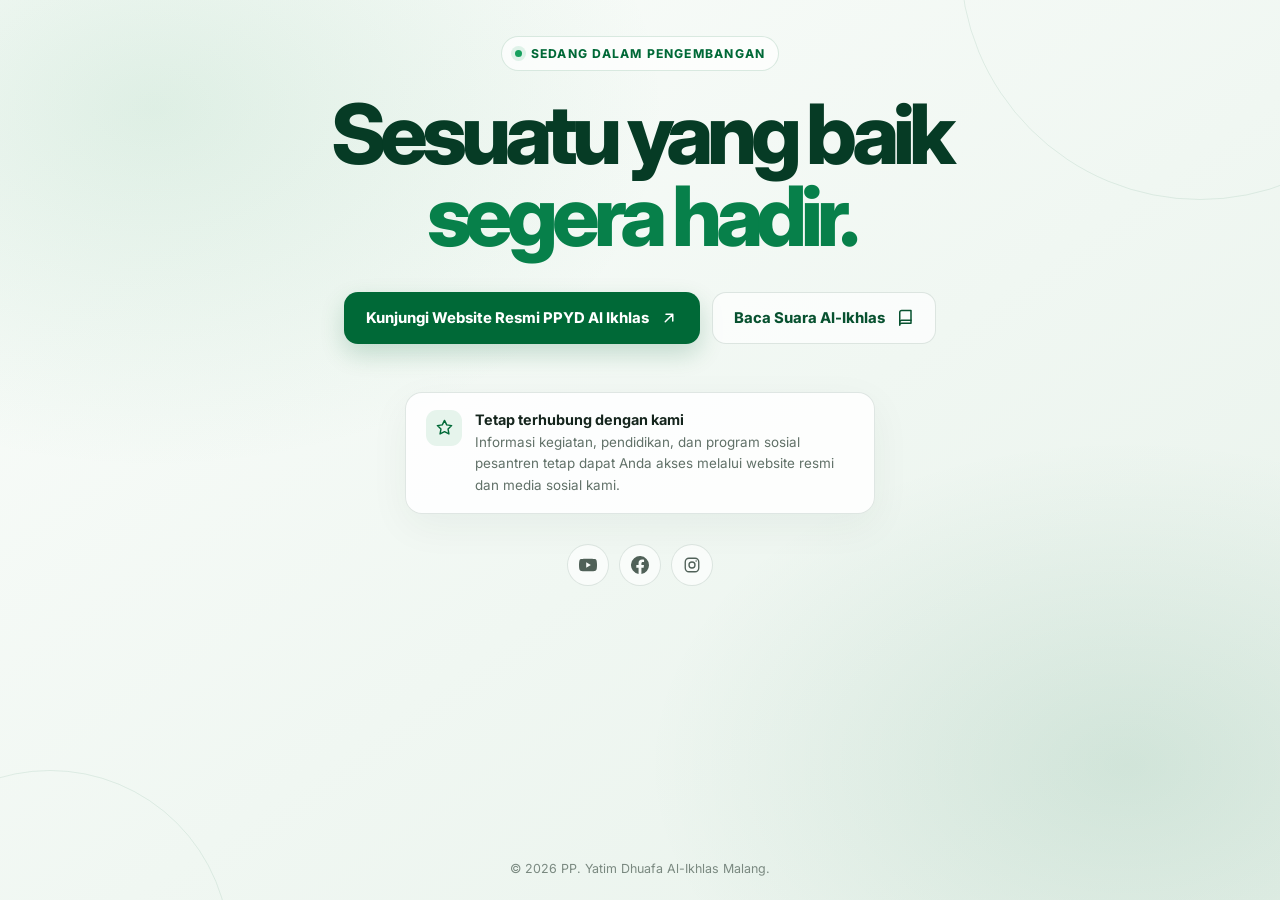
<file: coming-soon/index.html>
<!doctype html>
<html lang="id">

<head>
  <meta charset="utf-8">
  <meta name="viewport" content="width=device-width, initial-scale=1">
  <meta name="theme-color" content="#006937">
  <meta name="description"
    content="Halaman informasi sementara PP. Yatim Dhuafa Al-Ikhlas Malang. Kunjungi website resmi kami untuk informasi pesantren dan program pendidikan.">
  <title>Segera Hadir | PP. Yatim Dhuafa Al-Ikhlas Malang</title>
  <link rel="preconnect" href="https://fonts.googleapis.com">
  <link rel="preconnect" href="https://fonts.gstatic.com" crossorigin>
  <link href="https://fonts.googleapis.com/css2?family=Inter:wght@400;500;600;700;800&display=swap" rel="stylesheet">
  <link rel="stylesheet" href="./css/style.css">
  <script src="./js/script.js" defer></script>
</head>

<body>
  <main class="page-shell">
    <span class="ambient ambient-one" aria-hidden="true"></span>
    <span class="ambient ambient-two" aria-hidden="true"></span>

    <section class="content" aria-labelledby="page-title">
      <p class="eyebrow"><span class="status-dot" aria-hidden="true"></span> Sedang dalam pengembangan</p>
      <h1 id="page-title">Sesuatu yang baik<br><span>segera hadir.</span></h1>
      <!-- <p class="lead">Kami sedang menyiapkan pengalaman baru untuk Anda. Terima kasih atas kesabaran dan dukungan Anda untuk PP. Yatim Dhuafa Al-Ikhlas Malang.</p> -->

      <div class="actions">
        <a class="button button-primary" href="https://ppydalikhlas.org/">
          Kunjungi Website Resmi PPYD Al Ikhlas
          <svg viewBox="0 0 24 24" fill="none" stroke="currentColor" stroke-width="2" aria-hidden="true">
            <path d="M7 17 17 7M8 7h9v9" stroke-linecap="round" stroke-linejoin="round" />
          </svg>
        </a>
        <a class="button button-secondary" href="https://ppydalikhlas.org/suara-alikhlas/">
          Baca Suara Al-Ikhlas
          <svg viewBox="0 0 24 24" fill="none" stroke="currentColor" stroke-width="2" aria-hidden="true">
            <path d="M5 4.5A2.5 2.5 0 0 1 7.5 2H20v17H7.5A2.5 2.5 0 0 0 5 21.5v-17Z" stroke-linecap="round"
              stroke-linejoin="round" />
            <path d="M5 17.5A2.5 2.5 0 0 1 7.5 15H20" stroke-linecap="round" stroke-linejoin="round" />
          </svg>
        </a>
      </div>

      <aside class="note">
        <span class="note-icon" aria-hidden="true">
          <svg viewBox="0 0 24 24" fill="none" stroke="currentColor" stroke-width="1.8">
            <path d="M12 3 14.8 8.7 21 9.6l-4.5 4.4 1.1 6.2-5.6-3-5.6 3 1.1-6.2L3 9.6l6.2-.9L12 3Z"
              stroke-linecap="round" stroke-linejoin="round" />
          </svg>
        </span>
        <div>
          <strong>Tetap terhubung dengan kami</strong>
          <p>Informasi kegiatan, pendidikan, dan program sosial pesantren tetap dapat Anda akses melalui website resmi
            dan media sosial kami.</p>
        </div>
      </aside>

      <nav class="socials" aria-label="Media sosial resmi">
        <a class="social-link" href="https://www.youtube.com/@pondokpesantrenyatimdhuafa/" target="_blank"
          rel="noopener noreferrer" aria-label="YouTube PPYD Al-Ikhlas">
          <svg viewBox="0 0 24 24" fill="currentColor" aria-hidden="true">
            <path
              d="M23.5 6.2a3 3 0 0 0-2.1-2.1C19.5 3.6 12 3.6 12 3.6s-7.5 0-9.4.5A3 3 0 0 0 .5 6.2 31 31 0 0 0 0 12a31 31 0 0 0 .5 5.8 3 3 0 0 0 2.1 2.1c1.9.5 9.4.5 9.4.5s7.5 0 9.4-.5a3 3 0 0 0 2.1-2.1A31 31 0 0 0 24 12a31 31 0 0 0-.5-5.8ZM9.6 15.6V8.4L15.8 12l-6.2 3.6Z" />
          </svg>
        </a>
        <a class="social-link" href="https://www.facebook.com/ponpesalikhlas.yatimdhuafa/" target="_blank"
          rel="noopener noreferrer" aria-label="Facebook PPYD Al-Ikhlas">
          <svg viewBox="0 0 24 24" fill="currentColor" aria-hidden="true">
            <path
              d="M24 12.1A12 12 0 1 0 10.1 24v-8.4H7.1v-3.5h3V9.4c0-3 1.8-4.7 4.6-4.7 1.3 0 2.7.2 2.7.2v3h-1.5c-1.5 0-2 .9-2 1.9v2.3h3.4l-.5 3.5h-2.9V24A12 12 0 0 0 24 12.1Z" />
          </svg>
        </a>
        <a class="social-link" href="https://www.instagram.com/yatim.dhuafa.al_ikhlas/" target="_blank"
          rel="noopener noreferrer" aria-label="Instagram PPYD Al-Ikhlas">
          <svg viewBox="0 0 24 24" fill="none" stroke="currentColor" stroke-width="1.8" aria-hidden="true">
            <rect x="3" y="3" width="18" height="18" rx="5" />
            <circle cx="12" cy="12" r="4" />
            <circle cx="17.5" cy="6.8" r="1" fill="currentColor" stroke="none" />
          </svg>
        </a>
      </nav>
    </section>

    <footer>© <span data-current-year>2026</span> PP. Yatim Dhuafa Al-Ikhlas Malang.
    </footer>
  </main>
</body>

</html>
</file>
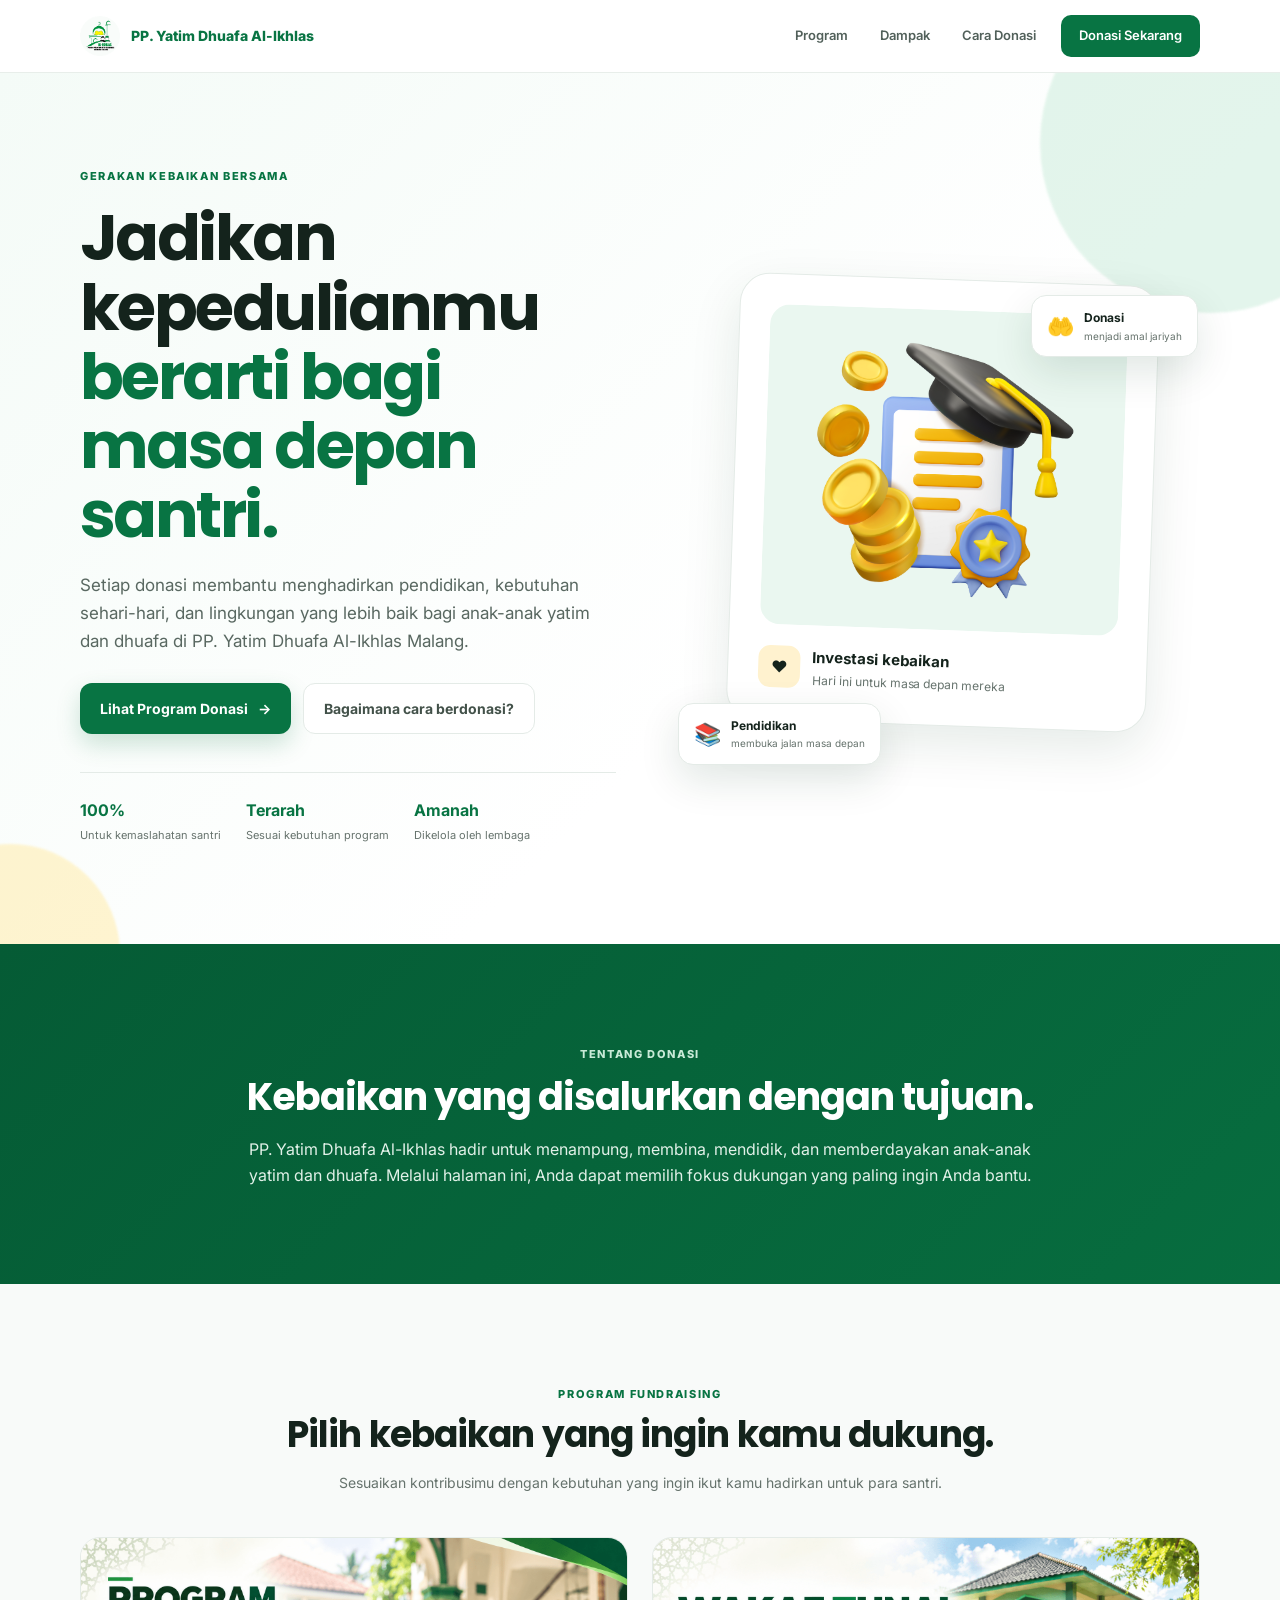
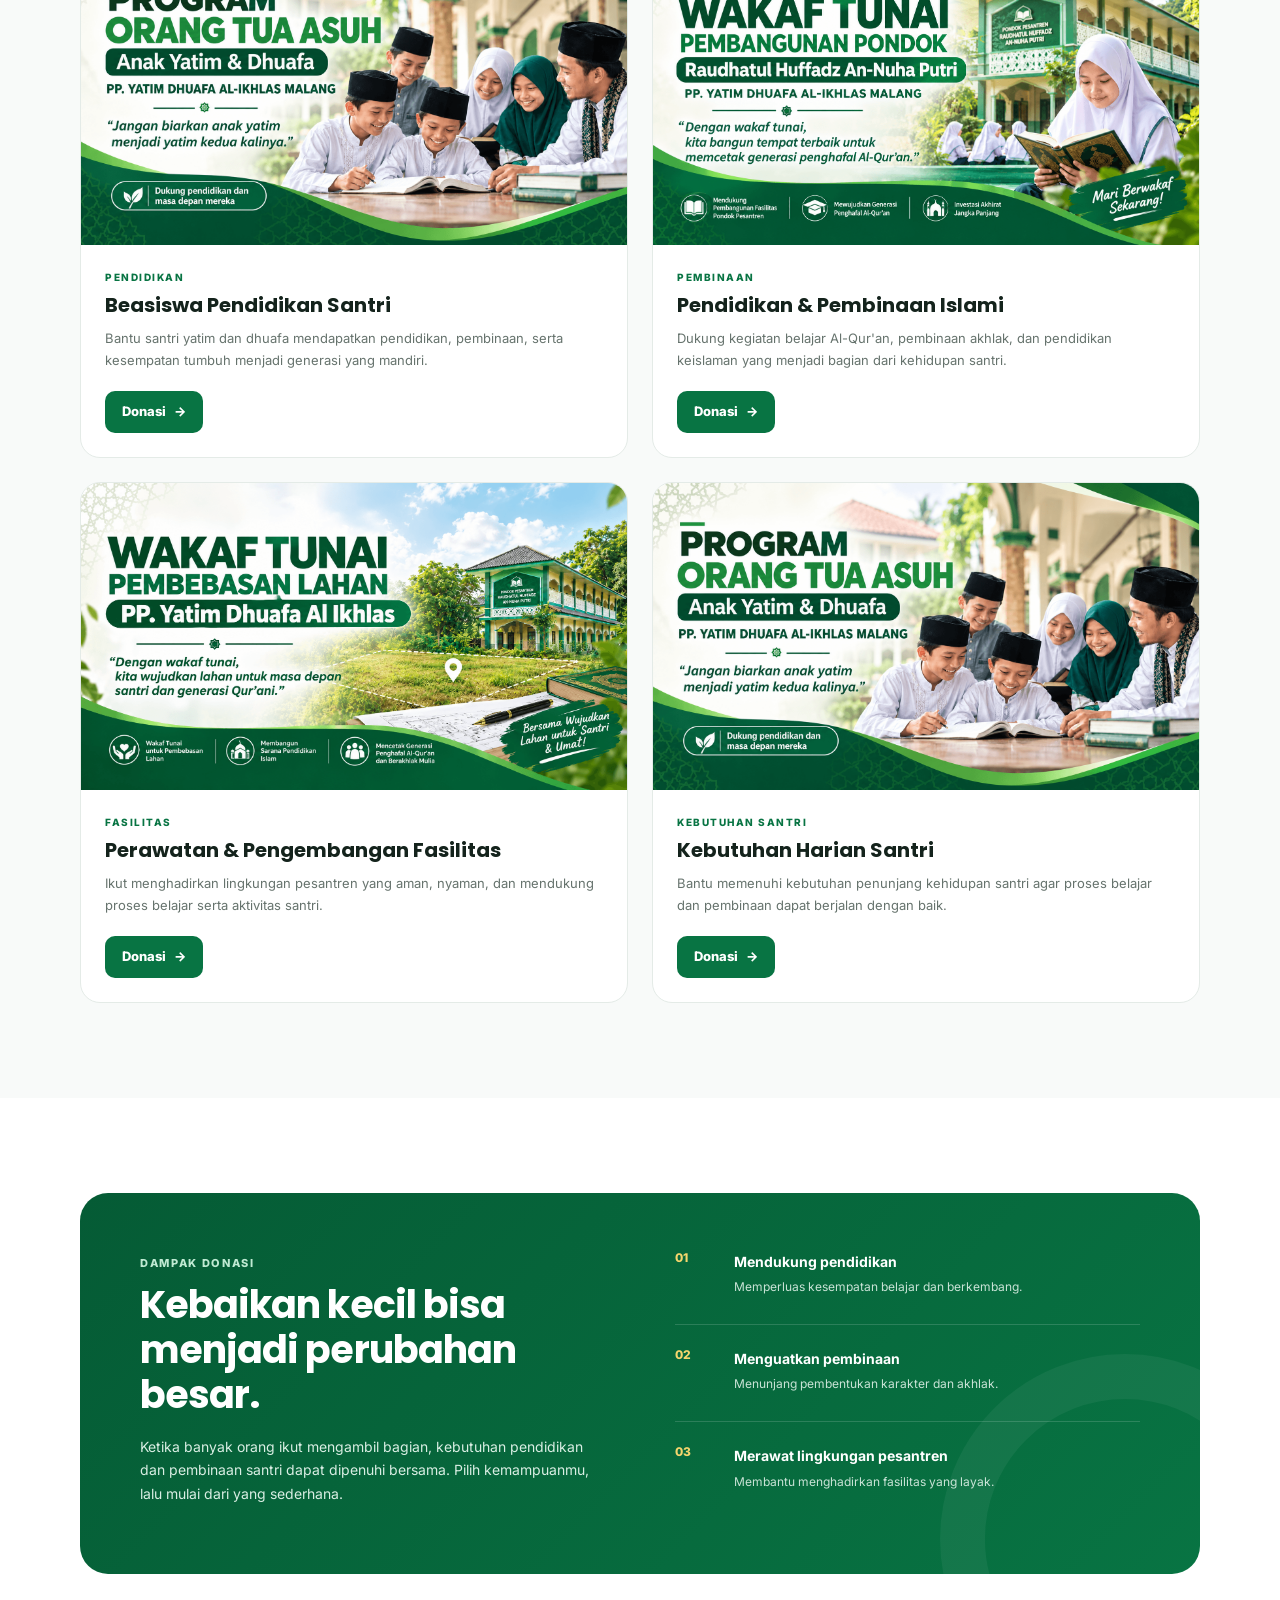
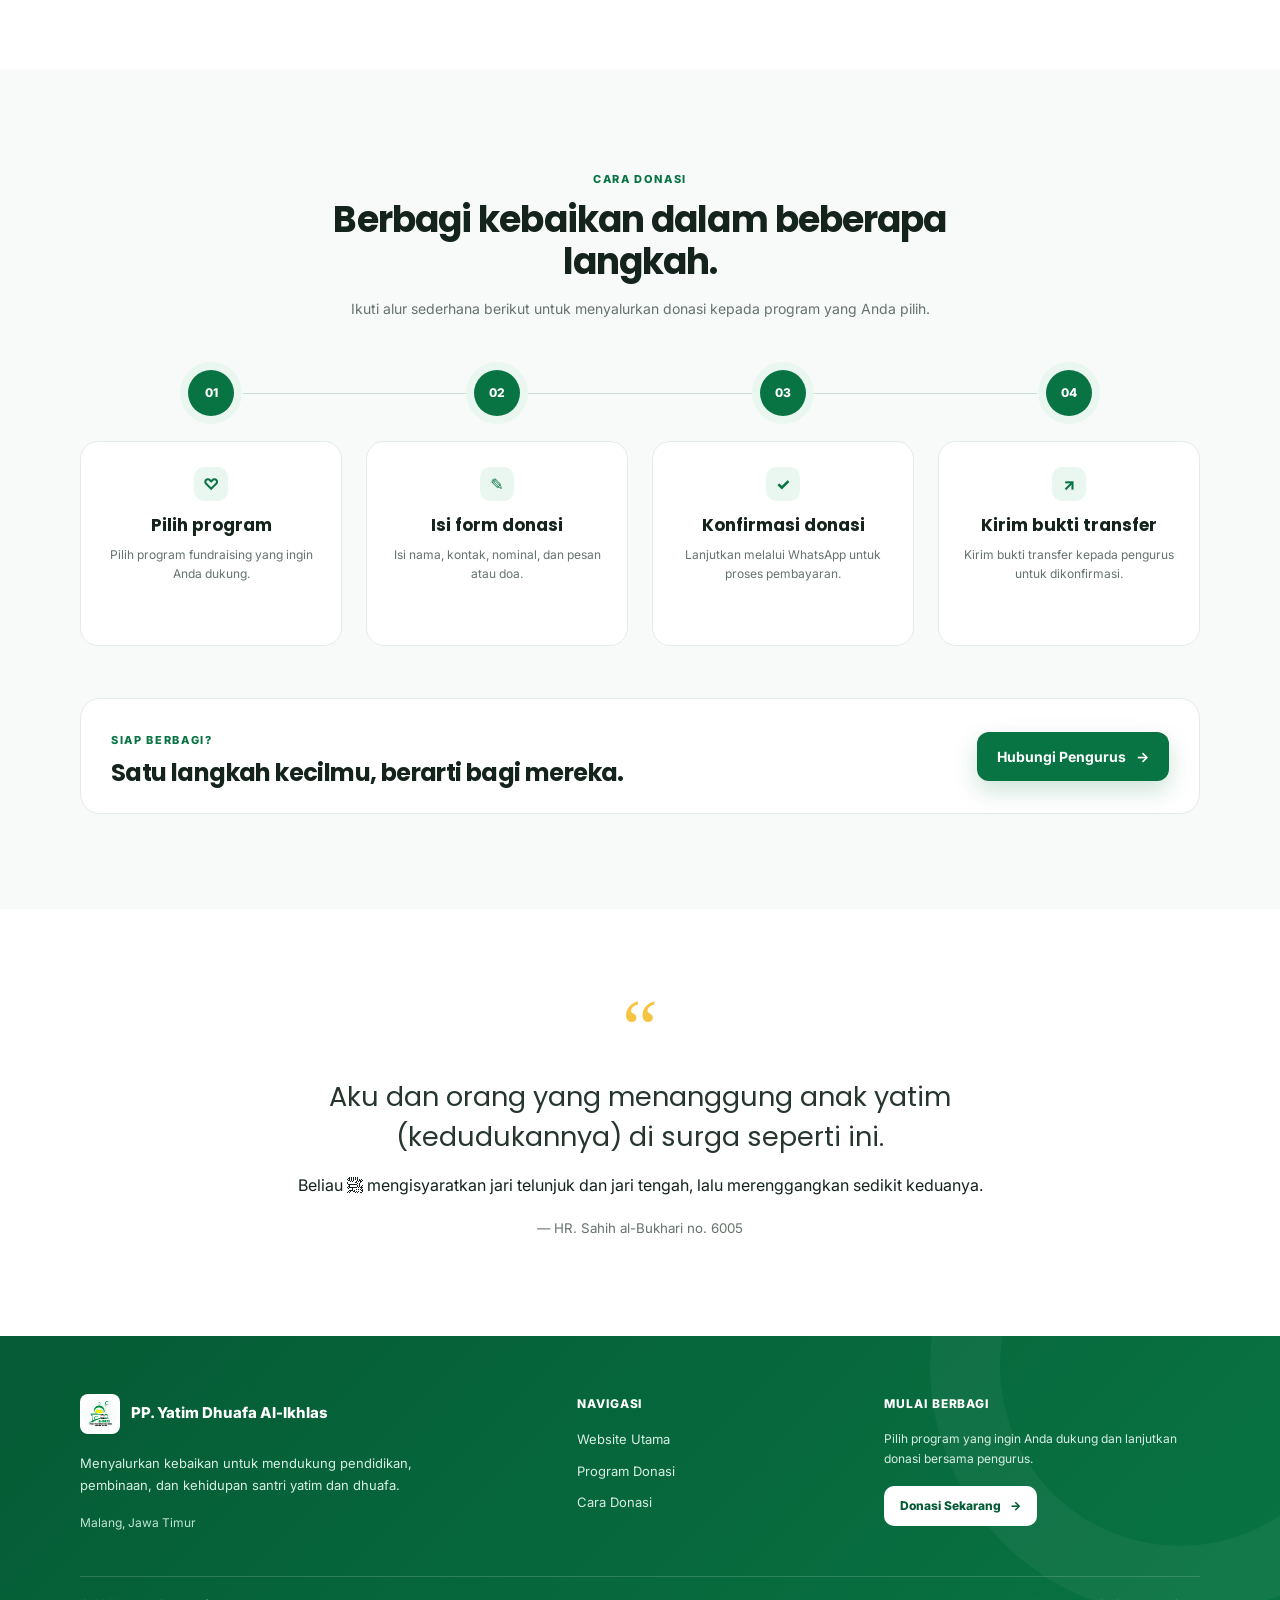
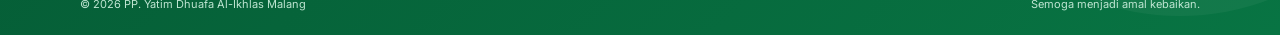
<file: donasi/index.html>
<!DOCTYPE html>
<html lang="id">

<head>
    <meta charset="UTF-8">
    <meta name="viewport" content="width=device-width, initial-scale=1.0">
    <title>Donasi & Fundraising | PP. Yatim Dhuafa Al-Ikhlas Malang</title>
    <meta name="description"
        content="Dukung program pendidikan, kebutuhan santri, dan pengembangan PP. Yatim Dhuafa Al-Ikhlas Malang melalui donasi terbaik Anda.">
    <meta name="theme-color" content="#087443">
    <link rel="icon" href="../assets-website-utama/assets/img/icon_logo_website.png">
    <link rel="preconnect" href="https://fonts.googleapis.com">
    <link rel="preconnect" href="https://fonts.gstatic.com" crossorigin>
    <link
        href="https://fonts.googleapis.com/css2?family=Inter:wght@400;500;600;700;800&family=Poppins:wght@600;700;800&display=swap"
        rel="stylesheet">
    <link rel="stylesheet" href="./css/style.css">
</head>

<body>
    <header class="site-header" id="top">
        <div class="container nav-wrap">
            <a class="brand" href="../" aria-label="Kembali ke website utama"><img
                    src="../assets-website-utama/assets/img/icon_logo_website.png"
                    alt="Logo PP. Yatim Dhuafa Al-Ikhlas"><span>PP. Yatim Dhuafa Al-Ikhlas</span></a>
            <nav class="nav-links" aria-label="Navigasi donasi"><a href="#program">Program</a><a
                    href="#dampak">Dampak</a><a href="#cara-donasi">Cara Donasi</a><a class="nav-cta"
                    href="#program">Donasi Sekarang</a></nav>
            <button class="menu-toggle" type="button" aria-label="Buka menu" aria-expanded="false"
                aria-controls="mobileNav"><span></span><span></span><span></span></button>
        </div>
        <div class="mobile-nav" id="mobileNav"><a href="#program">Program</a><a href="#dampak">Dampak</a><a
                href="#cara-donasi">Cara Donasi</a><a class="nav-cta" href="#program">Donasi Sekarang</a></div>
    </header>

    <main>
        <section class="hero">
            <div class="hero-glow hero-glow-one"></div>
            <div class="hero-glow hero-glow-two"></div>
            <div class="container hero-grid">
                <div class="hero-copy reveal">
                    <span class="eyebrow">GERAKAN KEBAIKAN BERSAMA</span>
                    <h1>Jadikan kepedulianmu <span>berarti bagi masa depan santri.</span></h1>
                    <p class="hero-text">Setiap donasi membantu menghadirkan pendidikan, kebutuhan sehari-hari, dan
                        lingkungan yang lebih baik bagi anak-anak yatim dan dhuafa di PP. Yatim Dhuafa Al-Ikhlas Malang.
                    </p>
                    <div class="hero-actions"><a class="btn btn-primary" href="#program">Lihat Program Donasi
                            <span>→</span></a><a class="btn btn-ghost" href="#cara-donasi">Bagaimana cara berdonasi?</a>
                    </div>
                    <div class="trust-row">
                        <div><strong>100%</strong><span>Untuk kemaslahatan santri</span></div>
                        <div><strong>Terarah</strong><span>Sesuai kebutuhan program</span></div>
                        <div><strong>Amanah</strong><span>Dikelola oleh lembaga</span></div>
                    </div>
                </div>
                <div class="hero-visual reveal">
                    <div class="visual-card"><img src="../assets-website-utama/assets/img/beasiswa-education.png"
                            alt="Ilustrasi pendidikan santri" loading="eager">
                        <div class="visual-caption"><span class="caption-icon">❤</span>
                            <div><strong>Investasi kebaikan</strong><small>Hari ini untuk masa depan mereka</small>
                            </div>
                        </div>
                    </div>
                    <div class="floating-card floating-card-top"><span>🤲</span>
                        <div><b>Donasi</b><small>menjadi amal jariyah</small></div>
                    </div>
                    <div class="floating-card floating-card-bottom"><span>📚</span>
                        <div><b>Pendidikan</b><small>membuka jalan masa depan</small></div>
                    </div>
                </div>
            </div>
        </section>

        <section class="intro intro-video section-pad"><video class="intro-background-video" autoplay muted loop
                playsinline preload="metadata" aria-hidden="true">
                <source src="../assets-website-utama/assets/video/hero-background.mp4" type="video/mp4">
            </video>
            <div class="intro-video-overlay" aria-hidden="true"></div>
            <div class="container narrow reveal"><span class="section-label">TENTANG DONASI</span>
                <h2>Kebaikan yang disalurkan dengan tujuan.</h2>
                <p>PP. Yatim Dhuafa Al-Ikhlas hadir untuk menampung, membina, mendidik, dan memberdayakan anak-anak
                    yatim dan dhuafa. Melalui halaman ini, Anda dapat memilih fokus dukungan yang paling ingin Anda
                    bantu.</p>
            </div>
        </section>

        <section class="programs section-pad" id="program">
            <div class="container">
                <div class="section-heading reveal">
                    <div><span class="section-label">PROGRAM FUNDRAISING</span>
                        <h2>Pilih kebaikan yang ingin kamu dukung.</h2>
                    </div>
                    <p>Sesuaikan kontribusimu dengan kebutuhan yang ingin ikut kamu hadirkan untuk para santri.</p>
                </div>
                <div class="program-grid">
                    <article class="program-card reveal">
                        <div class="program-image"><img src="./assets/img/PPYD Al-Ikhlas Malang_Donasi_Program Orang Tua Asuh.png"
                                alt="Pendidikan Islami santri" loading="lazy"></div>
                        <div class="program-body"><span class="program-type">PENDIDIKAN</span>
                            <h3>Beasiswa Pendidikan Santri</h3>
                            <p>Bantu santri yatim dan dhuafa mendapatkan pendidikan, pembinaan, serta kesempatan tumbuh
                                menjadi generasi yang mandiri.</p><button class="program-donate" type="button"
                                data-program="Beasiswa Pendidikan Santri">Donasi <span>→</span></button>
                        </div>
                    </article>
                    <article class="program-card reveal">
                        <div class="program-image"><img src="./assets/img/PPYD Al-Ikhlas Malang_Donasi_Program Wakaf Tunai Pembangunan Pondok.png"
                                alt="Pendidikan Islami santri" loading="lazy"></div>
                        <div class="program-body"><span class="program-type">PEMBINAAN</span>
                            <h3>Pendidikan & Pembinaan Islami</h3>
                            <p>Dukung kegiatan belajar Al-Qur'an, pembinaan akhlak, dan pendidikan keislaman yang
                                menjadi bagian dari kehidupan santri.</p><button class="program-donate" type="button"
                                data-program="Pendidikan & Pembinaan Islami">Donasi <span>→</span></button>
                        </div>
                    </article>
                    <article class="program-card reveal">
                        <div class="program-image"><img src="./assets/img/PPYD Al-Ikhlas Malang_Donasi_Program Wakaf Tunai Pembebasan Lahan Pondok.png"
                                alt="Fasilitas pesantren" loading="lazy"></div>
                        <div class="program-body"><span class="program-type">FASILITAS</span>
                            <h3>Perawatan & Pengembangan Fasilitas</h3>
                            <p>Ikut menghadirkan lingkungan pesantren yang aman, nyaman, dan mendukung proses belajar
                                serta aktivitas santri.</p><button class="program-donate" type="button"
                                data-program="Perawatan & Pengembangan Fasilitas">Donasi <span>→</span></button>
                        </div>
                    </article>
                    <article class="program-card reveal">
                        <div class="program-image"><img src="./assets/img/PPYD Al-Ikhlas Malang_Donasi_Program Orang Tua Asuh.png"
                                alt="Kebutuhan pendidikan santri" loading="lazy"></div>
                        <div class="program-body"><span class="program-type">KEBUTUHAN SANTRI</span>
                            <h3>Kebutuhan Harian Santri</h3>
                            <p>Bantu memenuhi kebutuhan penunjang kehidupan santri agar proses belajar dan pembinaan
                                dapat berjalan dengan baik.</p><button class="program-donate" type="button"
                                data-program="Kebutuhan Harian Santri">Donasi <span>→</span></button>
                        </div>
                    </article>
                </div>
            </div>
        </section>

        <section class="impact section-pad" id="dampak">
            <div class="container">
                <div class="impact-box reveal">
                    <div class="impact-copy"><span class="section-label light">DAMPAK DONASI</span>
                        <h2>Kebaikan kecil bisa menjadi perubahan besar.</h2>
                        <p>Ketika banyak orang ikut mengambil bagian, kebutuhan pendidikan dan pembinaan santri dapat
                            dipenuhi bersama. Pilih kemampuanmu, lalu mulai dari yang sederhana.</p>
                    </div>
                    <div class="impact-points">
                        <div><span>01</span>
                            <div><b>Mendukung pendidikan</b>
                                <p>Memperluas kesempatan belajar dan berkembang.</p>
                            </div>
                        </div>
                        <div><span>02</span>
                            <div><b>Menguatkan pembinaan</b>
                                <p>Menunjang pembentukan karakter dan akhlak.</p>
                            </div>
                        </div>
                        <div><span>03</span>
                            <div><b>Merawat lingkungan pesantren</b>
                                <p>Membantu menghadirkan fasilitas yang layak.</p>
                            </div>
                        </div>
                    </div>
                </div>
            </div>
        </section>

    <section class="how section-pad" id="cara-donasi">
      <div class="container">
        <div class="section-heading centered reveal"><div><span class="section-label">CARA DONASI</span><h2>Berbagi kebaikan dalam beberapa langkah.</h2></div><p>Ikuti alur sederhana berikut untuk menyalurkan donasi kepada program yang Anda pilih.</p></div>
        <div class="donation-flow">
          <div class="flow-step reveal"><div class="flow-number">01</div><div class="flow-line"></div><div class="flow-card"><span class="flow-icon">♡</span><h3>Pilih program</h3><p>Pilih program fundraising yang ingin Anda dukung.</p></div></div>
          <div class="flow-step reveal"><div class="flow-number">02</div><div class="flow-line"></div><div class="flow-card"><span class="flow-icon">✎</span><h3>Isi form donasi</h3><p>Isi nama, kontak, nominal, dan pesan atau doa.</p></div></div>
          <div class="flow-step reveal"><div class="flow-number">03</div><div class="flow-line"></div><div class="flow-card"><span class="flow-icon">✓</span><h3>Konfirmasi donasi</h3><p>Lanjutkan melalui WhatsApp untuk proses pembayaran.</p></div></div>
          <div class="flow-step reveal"><div class="flow-number">04</div><div class="flow-card"><span class="flow-icon">↗</span><h3>Kirim bukti transfer</h3><p>Kirim bukti transfer kepada pengurus untuk dikonfirmasi.</p></div></div>
        </div>
        <div class="contact-cta reveal"><div><span class="section-label">SIAP BERBAGI?</span><h3>Satu langkah kecilmu, berarti bagi mereka.</h3></div><a class="btn btn-primary" href="../#kontak">Hubungi Pengurus <span>→</span></a></div>
      </div>
    </section>

        <section class="quote section-pad" aria-label="Dalil keutamaan menyantuni anak yatim">
            <div class="container quote-inner reveal"><span aria-hidden="true">“</span>
                <blockquote>Aku dan orang yang menanggung anak yatim (kedudukannya) di surga seperti ini.</blockquote>
                <p class="quote-explanation">Beliau ﷺ mengisyaratkan jari telunjuk dan jari tengah, lalu merenggangkan sedikit keduanya.</p>
                <small>— HR. Sahih al-Bukhari no. 6005</small>
            </div>
        </section>
    </main>

    <footer class="footer">
        <div class="container">
            <div class="footer-main">
                <div class="footer-info">
                    <a class="brand footer-brand" href="../"><img
                            src="../assets-website-utama/assets/img/icon_logo_website.png"
                            alt="Logo PP. Yatim Dhuafa Al-Ikhlas"><span>PP. Yatim Dhuafa Al-Ikhlas</span></a>
                    <p class="footer-desc">Menyalurkan kebaikan untuk mendukung pendidikan, pembinaan, dan kehidupan santri yatim dan dhuafa.</p>
                    <span class="footer-location">Malang, Jawa Timur</span>
                </div>
                <div class="footer-navigation">
                    <span class="footer-title">Navigasi</span>
                    <div class="footer-links"><a href="../">Website Utama</a><a href="#program">Program Donasi</a><a
                            href="#cara-donasi">Cara Donasi</a></div>
                </div>
                <div class="footer-action">
                    <span class="footer-title">Mulai Berbagi</span>
                    <p>Pilih program yang ingin Anda dukung dan lanjutkan donasi bersama pengurus.</p>
                    <a class="footer-button" href="#program">Donasi Sekarang <span>→</span></a>
                </div>
            </div>
            <div class="footer-bottom">
                <p class="copyright">© <span id="year"></span> PP. Yatim Dhuafa Al-Ikhlas Malang</p>
                <span>Semoga menjadi amal kebaikan.</span>
            </div>
        </div>
    </footer>

    <div class="donation-modal" id="donationModal" aria-hidden="true">
        <div class="modal-backdrop" data-close-modal></div>
        <div class="modal-dialog" role="dialog" aria-modal="true" aria-labelledby="donationModalTitle">
            <button class="modal-close" type="button" aria-label="Tutup form donasi" data-close-modal>×</button>
            <span class="section-label">FORM DONASI</span>
            <h2 id="donationModalTitle">Mulai dukung program</h2>
            <p class="modal-intro">Isi data donasi, lalu lanjutkan untuk mengirim detail donasi langsung melalui
                WhatsApp pengurus.</p>
            <form id="donationForm">
                <label for="donationProgram">Program donasi</label>
                <select id="donationProgram" name="program" required>
                    <option value="">Pilih program</option>
                    <option value="Beasiswa Pendidikan Santri">Beasiswa Pendidikan Santri</option>
                    <option value="Pendidikan & Pembinaan Islami">Pendidikan & Pembinaan Islami</option>
                    <option value="Perawatan & Pengembangan Fasilitas">Perawatan & Pengembangan Fasilitas</option>
                    <option value="Kebutuhan Harian Santri">Kebutuhan Harian Santri</option>
                </select>
                <label for="donorName">Nama donatur</label>
                <input id="donorName" name="name" type="text" placeholder="Masukkan nama" autocomplete="name" required>
                <label for="donorContact">No. WhatsApp / kontak</label>
                <input id="donorContact" name="contact" type="tel" placeholder="Contoh: 08xxxxxxxxxx" autocomplete="tel" required>
                <label for="donationAmount">Nominal donasi</label>
                <select id="donationAmount" name="amount" required>
                    <option value="">Pilih nominal</option>
                    <option value="Rp25.000">Rp25.000</option>
                    <option value="Rp50.000">Rp50.000</option>
                    <option value="Rp75.000">Rp75.000</option>
                    <option value="Rp100.000">Rp100.000</option>
                    <option value="Lainnya">Lainnya</option>
                </select>
                <input id="customAmount" name="customAmount" type="text" inputmode="numeric"
                    placeholder="Masukkan nominal donasi, contoh: Rp150.000" hidden>
                <label for="donorMessage">Pesan (opsional)</label>
                <textarea id="donorMessage" name="message" rows="3"
                    placeholder="Tulis pesan atau doa untuk santri"></textarea>
                <button class="btn btn-primary modal-submit" type="submit">Lanjutkan Donasi <span>→</span></button>
            </form>
        </div>
    </div>

    <div class="toast" id="toast" role="status" aria-live="polite"></div>
    <script src="./js/donasi.js"></script>
</body>

</html>
</file>
<file: coming-soon/css/style.css>
:root {
  color-scheme: light;
  --green-950: #063b25;
  --green-900: #07512f;
  --green-800: #006937;
  --green-700: #07804a;
  --green-100: #e6f4ec;
  --ink: #15251d;
  --muted: #617168;
  --surface: rgba(255, 255, 255, .86);
  --line: rgba(6, 59, 37, .12);
  --shadow: 0 24px 80px rgba(7, 61, 37, .12);
}
* { box-sizing: border-box; }
html { min-height: 100%; }
body {
  min-height: 100vh;
  margin: 0;
  font-family: "Inter", "Segoe UI", sans-serif;
  color: var(--ink);
  background: #f4f8f5;
  -webkit-font-smoothing: antialiased;
  text-rendering: optimizeLegibility;
}
a { color: inherit; }
.page-shell {
  position: relative;
  display: flex;
  min-height: 100svh;
  flex-direction: column;
  align-items: center;
  justify-content: center;
  overflow: hidden;
  isolation: isolate;
  padding: 36px 22px 24px;
  background:
    radial-gradient(ellipse at 12% 12%, rgba(72, 166, 111, .15), transparent 32rem),
    radial-gradient(ellipse at 88% 85%, rgba(0, 105, 55, .11), transparent 30rem),
    linear-gradient(145deg, #fbfdfb 0%, #f0f7f2 55%, #e8f2eb 100%);
}
.ambient {
  position: absolute;
  z-index: -1;
  border: 1px solid rgba(0, 105, 55, .09);
  border-radius: 50%;
  pointer-events: none;
}
.ambient-one { width: 480px; height: 480px; top: -280px; right: -160px; }
.ambient-two { width: 360px; height: 360px; bottom: -230px; left: -130px; }
.content {
  width: min(100%, 960px);
  text-align: center;
  animation: enter .7s ease-out both;
}
.brand {
  display: flex;
  width: fit-content;
  max-width: 100%;
  align-items: center;
  gap: 12px;
  margin: 0 auto 30px;
  text-align: left;
  text-decoration: none;
}
.brand-mark {
  display: grid;
  width: 48px;
  height: 48px;
  flex: 0 0 48px;
  place-items: center;
  color: #fff;
  border-radius: 15px;
  background: linear-gradient(145deg, var(--green-700), var(--green-950));
  box-shadow: 0 8px 22px rgba(0, 105, 55, .2);
}
.brand-mark svg { width: 27px; height: 27px; }
.brand-name { display: block; font-size: .95rem; font-weight: 800; letter-spacing: -.025em; }
.brand-caption { display: block; margin-top: 3px; color: var(--muted); font-size: .72rem; letter-spacing: .035em; }
.eyebrow {
  display: flex;
  width: fit-content;
  max-width: 100%;
  align-items: center;
  justify-content: center;
  gap: 9px;
  margin: 0 auto 22px;
  padding: 9px 13px;
  color: var(--green-800);
  border: 1px solid rgba(0, 105, 55, .14);
  border-radius: 999px;
  background: rgba(255, 255, 255, .7);
  font-size: .76rem;
  font-weight: 750;
  letter-spacing: .1em;
  text-transform: uppercase;
}
.status-dot {
  width: 7px;
  height: 7px;
  border-radius: 50%;
  background: #16a05d;
  box-shadow: 0 0 0 4px rgba(22, 160, 93, .12);
}
h1 {
  max-width: 960px;
  margin: 0 auto;
  color: var(--green-950);
  font-size: clamp(2.7rem, 6.5vw, 5.25rem);
  font-weight: 800;
  line-height: .99;
  letter-spacing: -.075em;
}
h1 span { color: var(--green-700); }
.lead {
  max-width: 560px;
  margin: 24px auto 0;
  color: #506158;
  font-size: clamp(1rem, 2.3vw, 1.2rem);
  line-height: 1.8;
}
.actions {
  display: flex;
  flex-wrap: wrap;
  justify-content: center;
  gap: 12px;
  margin-top: 34px;
}
.button {
  display: inline-flex;
  min-height: 52px;
  align-items: center;
  justify-content: center;
  gap: 11px;
  padding: 0 21px;
  border: 1px solid transparent;
  border-radius: 14px;
  font: inherit;
  font-size: .93rem;
  font-weight: 750;
  text-decoration: none;
  transition: transform .2s ease, box-shadow .2s ease, background .2s ease, border-color .2s ease;
}
.button svg { width: 18px; height: 18px; flex: 0 0 auto; }
.button-primary {
  color: #fff;
  background: var(--green-800);
  box-shadow: 0 10px 24px rgba(0, 105, 55, .2);
}
.button-primary:hover { transform: translateY(-2px); background: var(--green-900); box-shadow: 0 14px 30px rgba(0, 105, 55, .24); }
.button-secondary { color: var(--green-900); border-color: var(--line); background: rgba(255, 255, 255, .65); }
.button-secondary:hover { transform: translateY(-2px); border-color: rgba(0, 105, 55, .28); background: #fff; }
.note {
  display: flex;
  max-width: 470px;
  align-items: flex-start;
  gap: 13px;
  margin: 48px auto 0;
  padding: 17px 20px;
  text-align: left;
  border: 1px solid var(--line);
  border-radius: 17px;
  background: var(--surface);
  box-shadow: 0 12px 40px rgba(7, 61, 37, .05);
}
.note-icon {
  display: grid;
  width: 36px;
  height: 36px;
  flex: 0 0 36px;
  place-items: center;
  color: var(--green-800);
  border-radius: 11px;
  background: var(--green-100);
}
.note-icon svg { width: 19px; height: 19px; }
.note strong { display: block; margin: 1px 0 4px; font-size: .9rem; }
.note p { margin: 0; color: var(--muted); font-size: .84rem; line-height: 1.6; }
.socials {
  display: flex;
  justify-content: center;
  gap: 10px;
  margin-top: 30px;
}
.social-link {
  display: grid;
  width: 42px;
  height: 42px;
  place-items: center;
  color: #506158;
  border: 1px solid var(--line);
  border-radius: 50%;
  background: rgba(255, 255, 255, .62);
  transition: color .2s ease, background .2s ease, transform .2s ease;
}
.social-link:hover { color: #fff; background: var(--green-800); transform: translateY(-2px); }
.social-link svg { width: 18px; height: 18px; }
footer { margin-top: auto; padding-top: 52px; color: #7a8980; font-size: .78rem; text-align: center; }
footer a { color: var(--green-800); text-decoration: none; }
footer a:hover { text-decoration: underline; }
:focus-visible { outline: 3px solid #56ad7c; outline-offset: 4px; }
@keyframes enter { from { opacity: 0; transform: translateY(12px); } to { opacity: 1; transform: translateY(0); } }
@media (max-width: 520px) {
  .page-shell { padding: 28px 18px 20px; }
  .brand { margin-bottom: 28px; }
  .brand-name { font-size: .9rem; }
  .brand-caption { font-size: .7rem; }
  h1 { font-size: clamp(2.55rem, 10.5vw, 3.6rem); letter-spacing: -.065em; }
  .eyebrow { letter-spacing: .07em; white-space: normal; text-align: center; }
  .brand-mark { width: 43px; height: 43px; flex-basis: 43px; border-radius: 13px; }
  .eyebrow { margin-bottom: 18px; font-size: .68rem; }
  .lead { margin-top: 18px; line-height: 1.7; }
  .actions { flex-direction: column; align-items: stretch; margin-top: 27px; }
  .button { width: 100%; }
  .note { margin-top: 35px; padding: 15px; }
  footer { padding-top: 38px; line-height: 1.7; }
}
@media (prefers-reduced-motion: reduce) {
  *, *::before, *::after { animation-duration: .01ms !important; animation-iteration-count: 1 !important; scroll-behavior: auto !important; transition-duration: .01ms !important; }
}
</file>
<file: donasi/css/style.css>
:root {
    --green: #087443;
    --green-dark: #055b35;
    --green-soft: #eaf7f0;
    --yellow: #f5c542;
    --ink: #14231c;
    --muted: #66736d;
    --line: #e4ebe7;
    --white: #fff;
    --shadow: 0 18px 50px rgba(11, 54, 34, .10);
    --radius: 22px
}

* {
    box-sizing: border-box
}

html {
    scroll-behavior: smooth
}

body {
    margin: 0;
    font-family: Inter, system-ui, sans-serif;
    color: var(--ink);
    background: #fff;
    line-height: 1.65
}

body.modal-open {
    overflow: hidden
}

a {
    color: inherit;
    text-decoration: none
}

button,
input,
select,
textarea {
    font: inherit
}

img {
    max-width: 100%;
    display: block
}

.container {
    width: min(1120px, calc(100% - 40px));
    margin: auto
}

.site-header {
    position: sticky;
    top: 0;
    z-index: 50;
    background: rgba(255, 255, 255, .92);
    backdrop-filter: blur(14px);
    border-bottom: 1px solid rgba(228, 235, 231, .85)
}

.nav-wrap {
    height: 72px;
    display: flex;
    align-items: center;
    justify-content: space-between
}

.brand {
    display: flex;
    align-items: center;
    gap: 11px;
    font-weight: 800;
    color: var(--green);
    font-size: 14px
}

.brand img {
    width: 40px;
    height: 40px;
    object-fit: contain;
    border-radius: 8px
}

.nav-links {
    display: flex;
    align-items: center;
    gap: 6px;
    font-size: 13px;
    font-weight: 600
}

.nav-links>a:not(.nav-cta) {
    padding: 9px 13px;
    color: #51605a
}

.nav-links>a:not(.nav-cta):hover {
    color: var(--green)
}

.nav-cta {
    background: var(--green);
    color: #fff !important;
    padding: 10px 18px;
    border-radius: 10px;
    margin-left: 6px
}

.nav-cta:hover {
    background: var(--green-dark)
}

.menu-toggle {
    display: none;
    background: none;
    border: 0;
    padding: 8px
}

.menu-toggle span {
    display: block;
    width: 23px;
    height: 2px;
    background: var(--green);
    margin: 5px
}

.mobile-nav {
    display: none
}

.hero {
    position: relative;
    overflow: hidden;
    background: linear-gradient(135deg, #f4fbf7 0%, #fff 62%);
    padding: 88px 0 100px
}

.hero-grid {
    display: grid;
    grid-template-columns: 1.02fr .98fr;
    gap: 70px;
    align-items: center;
    position: relative;
    z-index: 1
}

.eyebrow,
.section-label,
.program-type {
    font-size: 11px;
    letter-spacing: .15em;
    font-weight: 800;
    color: var(--green)
}

.hero h1 {
    font-family: Poppins, sans-serif;
    font-size: clamp(42px, 5vw, 67px);
    line-height: 1.08;
    letter-spacing: -.04em;
    margin: 16px 0 22px
}

.hero h1 span {
    color: var(--green)
}

.hero-text {
    font-size: 17px;
    color: #596861;
    max-width: 620px;
    margin: 0 0 28px
}

.hero-actions {
    display: flex;
    gap: 12px;
    flex-wrap: wrap
}

.btn {
    display: inline-flex;
    align-items: center;
    justify-content: center;
    gap: 10px;
    border: 0;
    border-radius: 12px;
    padding: 13px 20px;
    font-size: 14px;
    font-weight: 700;
    transition: .2s ease;
    cursor: pointer
}

.btn-primary {
    background: var(--green);
    color: #fff;
    box-shadow: 0 10px 25px rgba(8, 116, 67, .2)
}

.btn-primary:hover {
    background: var(--green-dark);
    transform: translateY(-2px)
}

.btn-ghost {
    border: 1px solid var(--line);
    background: #fff;
    color: #425149
}

.btn-ghost:hover {
    border-color: #b9c9c1
}

.trust-row {
    display: flex;
    gap: 25px;
    margin-top: 38px;
    padding-top: 24px;
    border-top: 1px solid var(--line)
}

.trust-row div {
    display: grid;
    gap: 2px
}

.trust-row strong {
    font-size: 16px;
    color: var(--green)
}

.trust-row span {
    font-size: 11px;
    color: var(--muted)
}

.hero-visual {
    position: relative;
    min-height: 525px;
    display: flex;
    align-items: center;
    justify-content: center
}

.visual-card {
    width: min(420px, 82%);
    background: #fff;
    border: 1px solid var(--line);
    border-radius: 30px;
    padding: 30px;
    box-shadow: var(--shadow);
    transform: rotate(2deg);
    position: relative;
    z-index: 1
}

.visual-card img {
    width: 100%;
    height: 320px;
    object-fit: contain;
    background: var(--green-soft);
    border-radius: 20px
}

.visual-caption {
    display: flex;
    align-items: center;
    gap: 12px;
    margin-top: 20px
}

.caption-icon {
    width: 42px;
    height: 42px;
    border-radius: 12px;
    background: #fff2cf;
    display: grid;
    place-items: center
}

.visual-caption strong,
.visual-caption small {
    display: block
}

.visual-caption strong {
    font-size: 15px
}

.visual-caption small {
    color: var(--muted);
    font-size: 12px
}

.floating-card {
    position: absolute;
    background: #fff;
    border: 1px solid var(--line);
    border-radius: 15px;
    box-shadow: 0 15px 40px rgba(11, 54, 34, .12);
    display: flex;
    align-items: center;
    gap: 10px;
    padding: 12px 15px;
    font-size: 12px;
    z-index: 3
}

.floating-card>span {
    font-size: 22px
}

.floating-card b,
.floating-card small {
    display: block
}

.floating-card small {
    color: var(--muted)
}

.floating-card-top {
    top: 55px;
    right: 2px
}

.floating-card-bottom {
    bottom: 0;
    left: -8px
}

.hero-glow {
    position: absolute;
    border-radius: 50%;
    filter: blur(1px);
    opacity: .7
}

.hero-glow-one {
    width: 340px;
    height: 340px;
    background: #d8f1e4;
    right: -100px;
    top: -100px
}

.hero-glow-two {
    width: 220px;
    height: 220px;
    background: #fff0bd;
    left: -100px;
    bottom: -120px
}

.section-pad {
    padding: 95px 0
}

.narrow {
    max-width: 790px;
    text-align: center
}

.narrow h2,
.section-heading h2,
.impact h2,
.contact-cta h3 {
    font-family: Poppins, sans-serif;
    line-height: 1.18;
    letter-spacing: -.025em
}

.narrow h2 {
    font-size: 38px;
    margin: 10px 0 16px
}

.narrow p,
.section-heading>p {
    color: var(--muted);
    margin: 0
}

.programs {
    background: #f8faf9
}

.programs .section-heading {
    display: block;
    max-width: 820px;
    margin: 0 auto 42px;
    text-align: center
}

.programs .section-heading>div {
    max-width: 720px;
    margin: 0 auto
}

.programs .section-heading h2 {
    margin-left: auto;
    margin-right: auto
}

.programs .section-heading>p {
    max-width: 620px;
    margin: 15px auto 0
}

.section-heading {
    display: flex;
    justify-content: space-between;
    align-items: end;
    gap: 40px;
    margin-bottom: 42px
}

.section-heading h2 {
    font-size: 36px;
    line-height: 1.16;
    max-width: 720px;
    margin: 9px 0 0
}

.section-heading>p {
    max-width: 520px;
    font-size: 14px;
    line-height: 1.7;
    margin-bottom: 2px
}

.program-grid {
    display: grid;
    grid-template-columns: repeat(2, minmax(0, 1fr));
    gap: 24px
}

.program-card {
    background: #fff;
    border: 1px solid var(--line);
    border-radius: 20px;
    overflow: hidden;
    transition: .25s ease;
    display: flex;
    flex-direction: column;
    min-width: 0
}

.program-card:hover {
    transform: translateY(-5px);
    box-shadow: var(--shadow)
}

.program-image {
    width: 100%;
    aspect-ratio: 16 / 9;
    flex: 0 0 auto;
    position: relative;
    background: var(--green-soft);
    overflow: hidden
}

.program-image img {
    display: block;
    width: 100%;
    height: 100%;
    aspect-ratio: 16 / 9;
    object-fit: cover;
    object-position: center;
    transition: transform .35s ease
}

.program-card:hover .program-image img {
    transform: scale(1.035)
}

.program-badge {
    position: absolute;
    top: 14px;
    left: 14px;
    background: var(--yellow);
    color: #604900;
    border-radius: 99px;
    padding: 6px 10px;
    font-size: 10px;
    font-weight: 800
}

.program-body {
    padding: 24px;
    display: flex;
    flex-direction: column;
    flex: 1
}

.program-type {
    font-size: 10px
}

.program-body h3 {
    font-family: Poppins, sans-serif;
    font-size: 20px;
    line-height: 1.3;
    margin: 7px 0 10px
}

.program-body p {
    color: var(--muted);
    font-size: 13px;
    line-height: 1.65;
    margin: 0 0 20px;
    flex: 1
}

.program-donate {
    display: inline-flex;
    align-self: flex-start;
    align-items: center;
    justify-content: center;
    gap: 8px;
    border: 0;
    border-radius: 10px;
    background: var(--green);
    color: #fff;
    padding: 10px 17px;
    font-size: 13px;
    font-weight: 800;
    cursor: pointer;
    transition: .2s ease
}

.program-donate:hover {
    background: var(--green-dark);
    transform: translateY(-2px)
}

.program-donate span {
    transition: .2s
}

.program-donate:hover span {
    transform: translateX(4px)
}

.impact {
    background: #fff
}

.impact-box {
    background: linear-gradient(135deg, var(--green-dark), var(--green));
    color: #fff;
    border-radius: 28px;
    padding: 55px 60px;
    display: grid;
    grid-template-columns: 1fr 1fr;
    gap: 70px;
    position: relative;
    overflow: hidden
}

.impact-box:after {
    content: "";
    position: absolute;
    width: 280px;
    height: 280px;
    border: 45px solid rgba(255, 255, 255, .05);
    border-radius: 50%;
    right: -110px;
    bottom: -150px
}

.section-label.light {
    color: #bfe9d2
}

.impact h2 {
    font-size: 38px;
    margin: 9px 0 18px
}

.impact-copy p {
    color: #d9eee3;
    max-width: 500px;
    font-size: 14px
}

.impact-points {
    display: grid;
    gap: 20px
}

.impact-points>div {
    display: grid;
    grid-template-columns: 45px 1fr;
    gap: 14px;
    padding-bottom: 19px;
    border-bottom: 1px solid rgba(255, 255, 255, .15)
}

.impact-points>div:last-child {
    border-bottom: 0
}

.impact-points>div>span {
    font-size: 12px;
    font-weight: 800;
    color: #f5d66d
}

.impact-points b {
    font-size: 14px
}

.impact-points p {
    margin: 3px 0 0;
    color: #c9e3d6;
    font-size: 12px
}

.how {
    background: #f8faf9
}

.section-heading.centered {
    display: block;
    text-align: center
}

.section-heading.centered>p {
    max-width: 650px;
    margin: 14px auto 0
}

.steps {
    display: grid;
    grid-template-columns: repeat(4, 1fr);
    gap: 18px;
    margin: 45px 0
}

.step {
    background: #fff;
    border: 1px solid var(--line);
    border-radius: 18px;
    padding: 28px
}

.step>span {
    display: grid;
    place-items: center;
    width: 36px;
    height: 36px;
    border-radius: 10px;
    background: var(--green-soft);
    color: var(--green);
    font-size: 11px;
    font-weight: 800;
    margin-bottom: 22px
}

.step h3 {
    font-family: Poppins, sans-serif;
    font-size: 18px;
    margin: 0 0 7px
}

.step p {
    font-size: 13px;
    color: var(--muted);
    margin: 0
}

.contact-cta {
    background: #fff;
    border: 1px solid var(--line);
    border-radius: 20px;
    padding: 26px 30px;
    display: flex;
    align-items: center;
    justify-content: space-between;
    gap: 20px
}

.contact-cta h3 {
    font-size: 24px;
    margin: 7px 0 0
}

.quote {
    background: #fff
}

.quote-inner {
    text-align: center;
    max-width: 780px
}

.quote-inner>span {
    font-family: Georgia, serif;
    font-size: 80px;
    line-height: .6;
    color: var(--yellow)
}

blockquote {
    font-family: Poppins, sans-serif;
    font-size: 27px;
    line-height: 1.45;
    margin: 15px 0;
    color: #26362e
}

.quote-inner small {
    color: var(--muted)
}

.footer {
    position: relative;
    overflow: hidden;
    padding: 58px 0 22px;
    background: linear-gradient(135deg, var(--green-dark), var(--green));
    color: #fff
}

.footer:before {
    content: "";
    position: absolute;
    width: 360px;
    height: 360px;
    border: 70px solid rgba(255,255,255,.045);
    border-radius: 50%;
    right: -150px;
    top: -220px
}

.footer .container {
    position: relative;
    z-index: 1
}

.footer-main {
    display: grid;
    grid-template-columns: 1.35fr .75fr 1fr;
    gap: 70px;
    padding-bottom: 42px
}

.footer-info {
    max-width: 390px
}

.footer-brand {
    color: #fff;
    font-size: 15px
}

.footer-brand img {
    background: #fff;
    padding: 3px
}

.footer-desc {
    color: #d8eee3;
    font-size: 13px;
    line-height: 1.7;
    max-width: 360px;
    margin: 18px 0 12px
}

.footer-location {
    color: #bfe5d2;
    font-size: 12px
}

.footer-title {
    display: block;
    color: #fff;
    font-size: 12px;
    font-weight: 800;
    letter-spacing: .08em;
    text-transform: uppercase;
    margin-bottom: 16px
}

.footer-links {
    display: grid;
    gap: 10px;
    font-size: 13px;
    color: #d8eee3
}

.footer-links a {
    width: fit-content;
    transition: .2s ease
}

.footer-links a:hover {
    color: #fff;
    transform: translateX(3px)
}

.footer-action p {
    color: #d8eee3;
    font-size: 12px;
    line-height: 1.65;
    margin: 0 0 17px;
    max-width: 300px
}

.footer-button {
    display: inline-flex;
    align-items: center;
    gap: 9px;
    background: #fff;
    color: var(--green-dark);
    padding: 10px 16px;
    border-radius: 10px;
    font-size: 12px;
    font-weight: 800;
    transition: .2s ease
}

.footer-button:hover {
    transform: translateY(-2px);
    box-shadow: 0 10px 25px rgba(0,0,0,.12)
}

.footer-bottom {
    border-top: 1px solid rgba(255,255,255,.16);
    padding-top: 18px;
    display: flex;
    align-items: center;
    justify-content: space-between;
    gap: 20px;
    color: #bfe5d2;
    font-size: 11px
}

.footer-bottom p {
    margin: 0
}

.footer-bottom>span {
    text-align: right
}

.copyright {
    color: #bfe5d2
}

.toast {
    position: fixed;
    left: 50%;
    bottom: 25px;
    transform: translate(-50%, 20px);
    background: #17362a;
    color: #fff;
    padding: 11px 16px;
    border-radius: 10px;
    font-size: 12px;
    opacity: 0;
    pointer-events: none;
    transition: .25s;
    z-index: 300
}

.toast.show {
    opacity: 1;
    transform: translate(-50%, 0)
}

.donation-modal {
    position: fixed;
    inset: 0;
    display: none;
    align-items: center;
    justify-content: center;
    padding: 20px;
    z-index: 200
}

.donation-modal.open {
    display: flex
}

.modal-backdrop {
    position: absolute;
    inset: 0;
    background: rgba(7, 27, 18, .58);
    backdrop-filter: blur(4px)
}

.modal-dialog {
    position: relative;
    width: min(520px, 100%);
    max-height: min(720px, calc(100vh - 40px));
    overflow: auto;
    background: #fff;
    border: 1px solid var(--line);
    border-radius: 22px;
    padding: 30px;
    box-shadow: 0 25px 80px rgba(0, 0, 0, .22);
    z-index: 1
}

.modal-close {
    position: absolute;
    top: 14px;
    right: 15px;
    width: 34px;
    height: 34px;
    border: 1px solid var(--line);
    border-radius: 50%;
    background: #fff;
    color: #51605a;
    font-size: 23px;
    line-height: 1;
    cursor: pointer
}

.modal-dialog h2 {
    font-family: Poppins, sans-serif;
    font-size: 27px;
    line-height: 1.2;
    margin: 8px 45px 8px 0
}

.modal-intro {
    color: var(--muted);
    font-size: 12px;
    margin: 0 0 22px
}

.modal-dialog form {
    display: grid;
    gap: 8px
}

.modal-dialog label {
    font-size: 12px;
    font-weight: 800;
    color: #405048;
    margin-top: 5px
}

.modal-dialog input,
.modal-dialog select,
.modal-dialog textarea {
    width: 100%;
    border: 1px solid var(--line);
    border-radius: 10px;
    background: #fff;
    color: var(--ink);
    padding: 11px 12px;
    font-size: 13px;
    outline: none;
    transition: .2s
}

.modal-dialog textarea {
    resize: vertical
}

.modal-dialog input:focus,
.modal-dialog select:focus,
.modal-dialog textarea:focus {
    border-color: #8db8a3;
    box-shadow: 0 0 0 3px rgba(8, 116, 67, .08)
}

.modal-submit {
    width: 100%;
    margin-top: 8px
}

.reveal {
    opacity: 0;
    transform: translateY(18px);
    transition: .7s ease
}

.reveal.visible {
    opacity: 1;
    transform: none
}

@media(max-width:850px) {
    .nav-links {
        display: none
    }

    .menu-toggle {
        display: block
    }

    .mobile-nav {
        padding: 8px 20px 18px;
        background: #fff;
        border-top: 1px solid var(--line)
    }

    .mobile-nav.open {
        display: block
    }

    .mobile-nav a {
        display: block;
        padding: 11px 0;
        font-size: 13px;
        font-weight: 700
    }

    .mobile-nav .nav-cta {
        display: inline-block;
        padding: 10px 16px
    }

    .hero {
        padding: 62px 0 90px
    }

    .hero-grid {
        grid-template-columns: 1fr;
        gap: 35px
    }

    .hero-copy {
        text-align: center
    }

    .hero-text {
        margin-left: auto;
        margin-right: auto
    }

    .hero-actions {
        justify-content: center
    }

    .trust-row {
        justify-content: center;
        text-align: left
    }

    .hero-visual {
        min-height: 500px
    }

    .floating-card-top {
        right: 0
    }

    .floating-card-bottom {
        left: 0
    }

    .section-heading {
        display: block
    }

    .section-heading>p {
        margin-top: 14px
    }

    .impact-box {
        grid-template-columns: 1fr;
        gap: 35px;
        padding: 40px
    }

    .steps {
        grid-template-columns: repeat(2, 1fr)
    }

    .footer-main {
        grid-template-columns: 1fr 1fr;
        gap: 35px
    }

    .footer-info {
        grid-column: 1 / -1;
        max-width: 560px
    }

    .footer-bottom {
        flex-wrap: wrap
    }

    .footer-bottom>span {
        text-align: left
    }
}

@media(max-width:600px) {
    .container {
        width: min(100% - 28px, 1120px)
    }

    .nav-wrap {
        height: 64px
    }

    .brand span {
        font-size: 12px
    }

    .hero {
        padding: 52px 0 75px
    }

    .hero h1 {
        font-size: 42px
    }

    .hero-text {
        font-size: 15px
    }

    .trust-row {
        gap: 14px;
        flex-wrap: wrap
    }

    .trust-row div {
        flex: 1;
        min-width: 90px
    }

    .hero-visual {
        min-height: 410px
    }

    .visual-card {
        padding: 20px;
        width: 80%
    }

    .visual-card img {
        height: 230px
    }

    .floating-card {
        padding: 9px 11px
    }

    .floating-card-top {
        top: 15px
    }

    .floating-card-bottom {
        bottom: -4px;
        left: -2px
    }

    .section-pad {
        padding: 68px 0
    }

    .narrow h2,
    .section-heading h2,
    .impact h2 {
        font-size: 30px
    }

    .program-grid,
    .steps {
        grid-template-columns: 1fr
    }

    .program-image {
        height: 205px
    }

    .impact-box {
        padding: 32px 24px
    }

    .contact-cta {
        align-items: flex-start;
        flex-direction: column
    }

    .contact-cta h3 {
        font-size: 20px
    }

    blockquote {
        font-size: 21px
    }

    .footer-main {
        grid-template-columns: 1fr;
        gap: 30px;
        padding-bottom: 32px
    }

    .footer-info {
        max-width: 100%
    }

    .footer-bottom {
        display: grid;
        gap: 7px
    }

    .footer-bottom>span {
        text-align: left
    }

    .footer-links {
        gap: 9px
    }

    .hero-actions .btn {
        width: 100%
    }

    .modal-dialog {
        padding: 26px 20px;
        border-radius: 18px
    }

    .modal-dialog h2 {
        font-size: 24px
    }

    .modal-close {
        top: 10px;
        right: 10px
    }
}

@media(prefers-reduced-motion:reduce) {
    html {
        scroll-behavior: auto
    }

    .reveal {
        opacity: 1;
        transform: none;
        transition: none
    }

    .program-card,
    .btn,
    .program-donate {
        transition: none
    }
}

.intro-video {
    position: relative;
    overflow: hidden;
    isolation: isolate;
    background: var(--green-dark)
}

.intro-background-video {
    position: absolute;
    inset: 0;
    width: 100%;
    height: 100%;
    object-fit: cover;
    z-index: -2
}

.intro-video-overlay {
    position: absolute;
    inset: 0;
    background: linear-gradient(135deg, rgba(5, 91, 53, .88), rgba(8, 116, 67, .72));
    z-index: -1
}

.intro-video .container {
    position: relative;
    z-index: 1
}

.intro-video .section-label {
    color: #c8ead7
}

.intro-video h2,
.intro-video p {
    color: #fff
}

.intro-video p {
    color: #e1f1e8
}

.intro-video .reveal {
    opacity: 1;
    transform: none
}

.section-heading.centered {
    max-width: 780px;
    margin-left: auto;
    margin-right: auto
}

.section-heading.centered>div {
    max-width: 720px;
    margin: 0 auto
}

.section-heading.centered h2 {
    margin-left: auto;
    margin-right: auto
}

.donation-flow {
    display: grid;
    grid-template-columns: repeat(4, minmax(0, 1fr));
    gap: 24px;
    margin: 50px 0 52px;
    position: relative
}

.donation-flow:before {
    content: "";
    position: absolute;
    top: 23px;
    left: calc(12.5% + 23px);
    right: calc(12.5% + 23px);
    height: 1px;
    background: #cbdcd3;
    z-index: 0
}

.flow-step {
    position: relative;
    min-width: 0;
    text-align: center;
    padding: 0;
    display: flex;
    flex-direction: column;
    align-items: stretch
}

.flow-number {
    position: relative;
    z-index: 2;
    margin: 0 auto;
    width: 46px;
    height: 46px;
    display: grid;
    place-items: center;
    border-radius: 50%;
    background: var(--green);
    color: #fff;
    font-size: 12px;
    font-weight: 800;
    box-shadow: 0 0 0 8px var(--green-soft)
}

.flow-line {
    display: none
}

.flow-card {
    height: auto;
    min-height: 205px;
    margin-top: 25px;
    padding: 25px 20px 22px;
    background: #fff;
    border: 1px solid var(--line);
    border-radius: 18px;
    transition: .25s ease;
    display: flex;
    flex-direction: column;
    align-items: center
}

.flow-card:hover {
    transform: translateY(-4px);
    box-shadow: var(--shadow);
    border-color: #cfe0d7
}

.flow-icon {
    display: grid;
    place-items: center;
    flex: 0 0 auto;
    width: 34px;
    height: 34px;
    margin: 0 auto 14px;
    border-radius: 10px;
    background: var(--green-soft);
    color: var(--green);
    font-size: 16px;
    font-weight: 800
}

.flow-card h3 {
    font-family: Poppins, sans-serif;
    font-size: 17px;
    line-height: 1.25;
    margin: 0 0 8px
}

.flow-card p {
    font-size: 12px;
    color: var(--muted);
    margin: 0;
    max-width: 220px
}

.donation-flow+.contact-cta {
    margin-top: 0
}

@media(max-width:850px) {
    .donation-flow {
        grid-template-columns: repeat(2, minmax(0, 1fr));
        gap: 30px 18px
    }

    .donation-flow:before {
        display: none
    }

    .flow-card {
        min-height: 180px
    }
}

@media(max-width:600px) {
    .donation-flow {
        grid-template-columns: 1fr;
        gap: 16px;
        margin-top: 35px
    }

    .flow-step {
        display: grid;
        grid-template-columns: 46px minmax(0, 1fr);
        gap: 15px;
        text-align: left
    }

    .flow-number {
        margin: 0;
        grid-row: 1 / span 2
    }

    .flow-card {
        margin: 0;
        min-height: auto;
        height: auto;
        padding: 19px;
        align-items: flex-start
    }

    .flow-icon {
        margin: 0 0 10px
    }

    .flow-card h3 {
        font-size: 16px
    }

    .flow-card p {
        max-width: none
    }

    .flow-step .flow-number {
        align-self: start
    }
}
</file>
